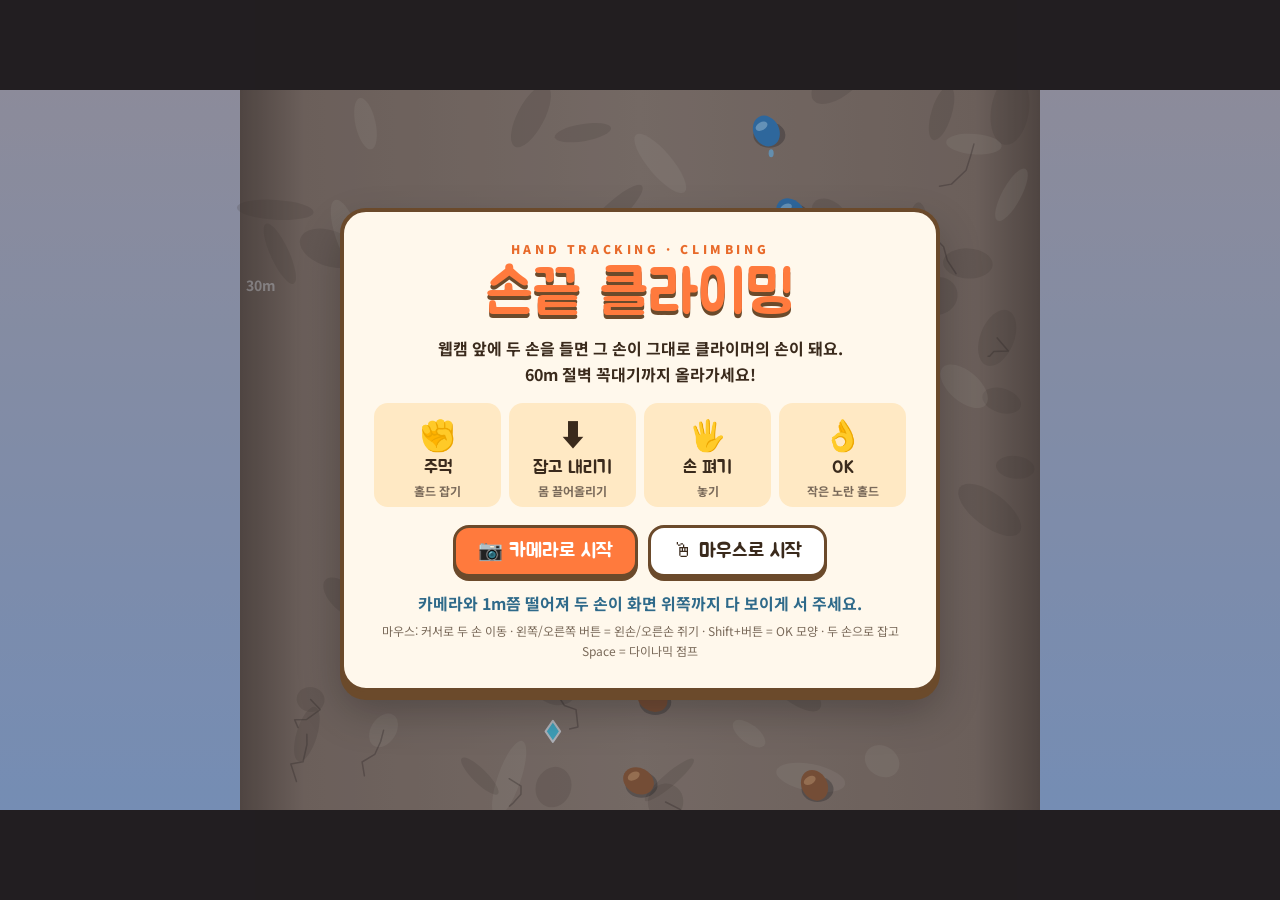
<file: fingertip_climb/index.html>
<!doctype html>
<html lang="ko">
<head>
  <meta charset="utf-8"><meta name="viewport" content="width=device-width,initial-scale=1">
  <meta name="theme-color" content="#96d2ff">
  <title>손끝 클라이밍 · FINGERTIP CLIMB</title>
  <link rel="preconnect" href="https://fonts.googleapis.com">
  <link rel="preconnect" href="https://fonts.gstatic.com" crossorigin>
  <link rel="stylesheet" href="https://fonts.googleapis.com/css2?family=Jua&family=Noto+Sans+KR:wght@500;700;900&display=swap">
  <link rel="stylesheet" href="style.css">
</head>
<body>
<canvas id="game" aria-label="웹캠 속 두 손으로 절벽을 오르는 클라이밍 게임 화면"></canvas>
<video id="cam" playsinline muted></video>
<div id="zone-tip" style="display:none"></div>

<section class="screen show" id="title">
  <div class="card">
    <p class="kicker">HAND TRACKING · CLIMBING</p>
    <h1>손끝 클라이밍</h1>
    <p class="intro">웹캠 앞에 두 손을 들면 그 손이 그대로 클라이머의 손이 돼요.<br>60m 절벽 꼭대기까지 올라가세요!</p>
    <div class="shapes">
      <div><span>✊</span><b>주먹</b><em>홀드 잡기</em></div>
      <div><span>⬇️</span><b>잡고 내리기</b><em>몸 끌어올리기</em></div>
      <div><span>🖐</span><b>손 펴기</b><em>놓기</em></div>
      <div><span>👌</span><b>OK</b><em>작은 노란 홀드</em></div>
    </div>
    <div class="btns">
      <button id="btn-cam" class="primary">📷 카메라로 시작</button>
      <button id="btn-mouse">🖱 마우스로 시작</button>
    </div>
    <p id="status">카메라와 1m쯤 떨어져 두 손이 화면 위쪽까지 다 보이게 서 주세요.</p>
    <p class="note">마우스: 커서로 두 손 이동 · 왼쪽/오른쪽 버튼 = 왼손/오른손 쥐기 · Shift+버튼 = OK 모양 · 두 손으로 잡고 Space = 다이나믹 점프</p>
  </div>
</section>

<section class="screen" id="result">
  <div class="card">
    <p class="kicker">SUMMIT!</p>
    <h2>정상 도착!</h2>
    <div id="result-rank"></div>
    <p id="result-score"></p>
    <p id="result-detail"></p>
    <div class="btns">
      <button id="btn-again" class="primary">다시 오르기</button>
      <button id="btn-title">처음으로</button>
    </div>
  </div>
</section>

<script src="tracker.js"></script>
<script src="game.js"></script>
</body>
</html>
</file>
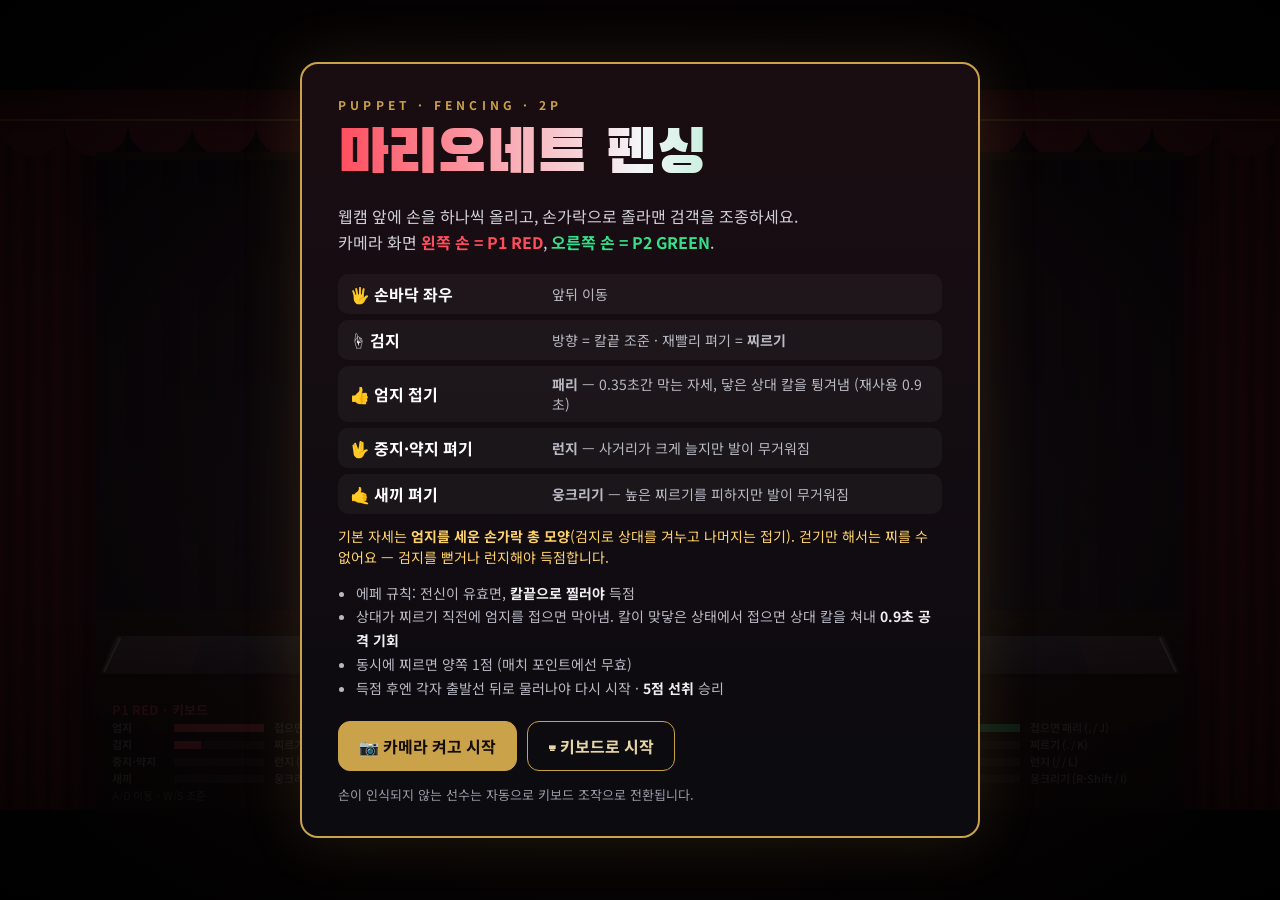
<file: puppet_fencing/index.html>
<!doctype html>
<html lang="ko">
<head>
  <meta charset="utf-8"><meta name="viewport" content="width=device-width,initial-scale=1">
  <meta name="theme-color" content="#07070c">
  <title>마리오네트 펜싱 · PUPPET FENCING</title>
  <link rel="preconnect" href="https://fonts.googleapis.com">
  <link rel="preconnect" href="https://fonts.gstatic.com" crossorigin>
  <link rel="stylesheet" href="https://fonts.googleapis.com/css2?family=Black+Han+Sans&family=Noto+Sans+KR:wght@500;700&display=swap">
  <link rel="stylesheet" href="style.css">
</head>
<body>
<canvas id="game" tabindex="0" aria-label="손가락으로 졸라맨을 조종하는 2인 펜싱 게임"></canvas>
<video id="cam" playsinline muted></video>

<section id="overlay">
  <div class="panel">
    <p class="kicker">PUPPET · FENCING · 2P</p>
    <h1>마리오네트 펜싱</h1>
    <p class="intro">웹캠 앞에 손을 하나씩 올리고, 손가락으로 졸라맨 검객을 조종하세요.<br>
      카메라 화면 <b class="red">왼쪽 손 = P1 RED</b>, <b class="green">오른쪽 손 = P2 GREEN</b>.</p>

    <div class="map">
      <div><span>🖐 손바닥 좌우</span><em>앞뒤 이동</em></div>
      <div><span>☝ 검지</span><em>방향 = 칼끝 조준 · 재빨리 펴기 = <b>찌르기</b></em></div>
      <div><span>👍 엄지 접기</span><em><b>패리</b> — 0.35초간 막는 자세, 닿은 상대 칼을 튕겨냄 (재사용 0.9초)</em></div>
      <div><span>🖖 중지·약지 펴기</span><em><b>런지</b> — 사거리가 크게 늘지만 발이 무거워짐</em></div>
      <div><span>🤙 새끼 펴기</span><em><b>웅크리기</b> — 높은 찌르기를 피하지만 발이 무거워짐</em></div>
    </div>
    <p class="tip">기본 자세는 <b>엄지를 세운 손가락 총 모양</b>(검지로 상대를 겨누고 나머지는 접기). 걷기만 해서는 찌를 수 없어요 — 검지를 뻗거나 런지해야 득점합니다.</p>

    <ul class="rules">
      <li>에페 규칙: 전신이 유효면, <b>칼끝으로 찔러야</b> 득점</li>
      <li>상대가 찌르기 직전에 엄지를 접으면 막아냄. 칼이 맞닿은 상태에서 접으면 상대 칼을 쳐내 <b>0.9초 공격 기회</b></li>
      <li>동시에 찌르면 양쪽 1점 (매치 포인트에선 무효)</li>
      <li>득점 후엔 각자 출발선 뒤로 물러나야 다시 시작 · <b>5점 선취</b> 승리</li>
    </ul>

    <div class="btns">
      <button id="btn-cam" class="primary">📷 카메라 켜고 시작</button>
      <button id="btn-kb">⌨ 키보드로 시작</button>
    </div>
    <p id="status" role="status">손이 인식되지 않는 선수는 자동으로 키보드 조작으로 전환됩니다.</p>
  </div>
</section>

<script src="tracker.js"></script>
<script src="game.js"></script>
</body>
</html>
</file>
<file: fingertip_climb/style.css>
* { box-sizing: border-box; }
html, body {
  margin: 0; height: 100%; overflow: hidden;
  background: #2a1f18;
  font-family: "Noto Sans KR", system-ui, sans-serif;
  color: #3a2a1c;
}
body { display: grid; place-items: center; }
canvas { display: block; }
#cam { position: absolute; width: 1px; height: 1px; opacity: 0; pointer-events: none; }

#zone-tip {
  position: fixed; top: 14px; left: 50%; transform: translateX(-50%);
  max-width: min(640px, calc(100vw - 32px)); padding: 8px 16px; border-radius: 999px;
  background: rgba(30, 20, 15, 0.7); color: #fff; font-weight: 700; font-size: 14px; text-align: center;
  pointer-events: none;
}

.screen { position: fixed; inset: 0; display: none; place-items: center; padding: 16px; background: rgba(20, 30, 50, 0.35); overflow-y: auto; }
.screen.show { display: grid; }
.card {
  width: min(600px, 100%); padding: 28px 30px; text-align: center;
  background: #fff8ec; border: 4px solid #6b4a2b; border-radius: 26px;
  box-shadow: 0 8px 0 #6b4a2b, 0 20px 40px rgba(0, 0, 0, 0.25);
}
.kicker { margin: 0; letter-spacing: 0.3em; font-size: 12px; font-weight: 900; color: #e86a2a; }
h1 { margin: 6px 0 10px; font: 60px/1.05 "Jua", sans-serif; color: #ff7a3d; text-shadow: 0 4px 0 #6b4a2b; }
h2 { margin: 4px 0 6px; font: 44px "Jua", sans-serif; color: #ff7a3d; }
.intro { line-height: 1.6; font-weight: 700; margin: 0 0 16px; }
.shapes { display: grid; grid-template-columns: repeat(4, 1fr); gap: 8px; margin-bottom: 18px; }
.shapes div { background: #ffe9c4; border-radius: 14px; padding: 8px 4px; display: grid; gap: 2px; }
.shapes span { font-size: 30px; }
.shapes b { font: 18px "Jua", sans-serif; }
.shapes em { font-style: normal; font-size: 12px; font-weight: 700; color: #7a6a5a; }
.btns { display: flex; flex-wrap: wrap; gap: 10px; justify-content: center; }
.btns button {
  font: 20px "Jua", sans-serif; padding: 10px 22px; border-radius: 16px; border: 3px solid #6b4a2b; cursor: pointer;
  background: #fff; color: #3a2a1c; box-shadow: 0 4px 0 #6b4a2b;
}
.btns button.primary { background: #ff7a3d; color: #fff; }
.btns button:active { transform: translateY(3px); box-shadow: 0 1px 0 #6b4a2b; }
.btns button:disabled { opacity: 0.5; cursor: wait; }
#status { min-height: 1.4em; font-weight: 700; color: #2f6a8a; margin: 14px 0 6px; }
.note { font-size: 12px; color: #7a6a5a; margin: 0; line-height: 1.6; }
#result-rank { font: 110px/1 "Jua", sans-serif; color: #e2a400; text-shadow: 0 5px 0 #6b4a2b; }
#result-score { font: 26px "Jua", sans-serif; margin: 8px 0 2px; }
#result-detail { font-weight: 700; color: #7a6a5a; margin: 0 0 16px; }

@media (max-width: 560px) {
  .shapes { grid-template-columns: repeat(2, 1fr); }
  h1 { font-size: 44px; }
}
</file>
<file: puppet_fencing/style.css>
* { box-sizing: border-box; }
html, body {
  margin: 0; height: 100%;
  background: #040406;
  color: #eee;
  font-family: "Noto Sans KR", system-ui, sans-serif;
  overflow: hidden;
}
body { display: grid; place-items: center; }
canvas { display: block; outline: none; }
#cam { position: absolute; width: 1px; height: 1px; opacity: 0; pointer-events: none; }

#overlay {
  position: fixed; inset: 0;
  display: grid; place-items: center;
  padding: 16px;
  background: radial-gradient(ellipse at center, rgba(20,10,14,0.82), rgba(0,0,0,0.94));
  overflow-y: auto;
}
#overlay.hidden { display: none; }

.panel {
  width: min(680px, 100%);
  padding: 32px 36px;
  border: 2px solid #c9a24a;
  border-radius: 18px;
  background: linear-gradient(180deg, #1a0d12, #0b0b10);
  box-shadow: 0 0 60px rgba(201,162,74,0.15);
}
.kicker { margin: 0; letter-spacing: 0.35em; font-size: 12px; color: #c9a24a; font-weight: 700; }
h1 {
  margin: 6px 0 10px;
  font-family: "Black Han Sans", sans-serif; font-weight: 400;
  font-size: clamp(40px, 7vw, 60px);
  background: linear-gradient(90deg, #ff4d5e, #f4f5f8 50%, #35e08a);
  -webkit-background-clip: text; background-clip: text; color: transparent;
}
.intro { margin: 0 0 18px; line-height: 1.6; color: #cfcfd6; }
.red { color: #ff4d5e; }
.green { color: #35e08a; }

.map { display: grid; gap: 6px; margin-bottom: 12px; }
.map div {
  display: grid; grid-template-columns: 190px 1fr; gap: 12px; align-items: center;
  padding: 8px 12px; border-radius: 10px; background: rgba(255,255,255,0.04);
}
.map span { font-weight: 700; color: #fff; }
.map em { font-style: normal; color: #b9b9c4; font-size: 14px; }
.tip { margin: 0 0 14px; font-size: 14px; color: #ffd36b; line-height: 1.5; }
.rules { margin: 0 0 20px; padding-left: 18px; color: #b9b9c4; font-size: 14px; line-height: 1.7; }
.rules b { color: #eee; }

.btns { display: flex; gap: 10px; flex-wrap: wrap; }
button {
  font: 700 16px "Noto Sans KR", sans-serif;
  padding: 12px 20px; border-radius: 12px; cursor: pointer;
  border: 1.5px solid #c9a24a; background: transparent; color: #e8d5a5;
}
button.primary { background: #c9a24a; color: #140c08; }
button:hover:not(:disabled) { filter: brightness(1.15); }
button:disabled { opacity: 0.5; cursor: wait; }
#status { margin: 14px 0 0; min-height: 1.4em; font-size: 13px; color: #9a9aa6; }

@media (max-width: 560px) {
  .panel { padding: 22px 18px; }
  .map div { grid-template-columns: 1fr; gap: 2px; }
}
</file>
